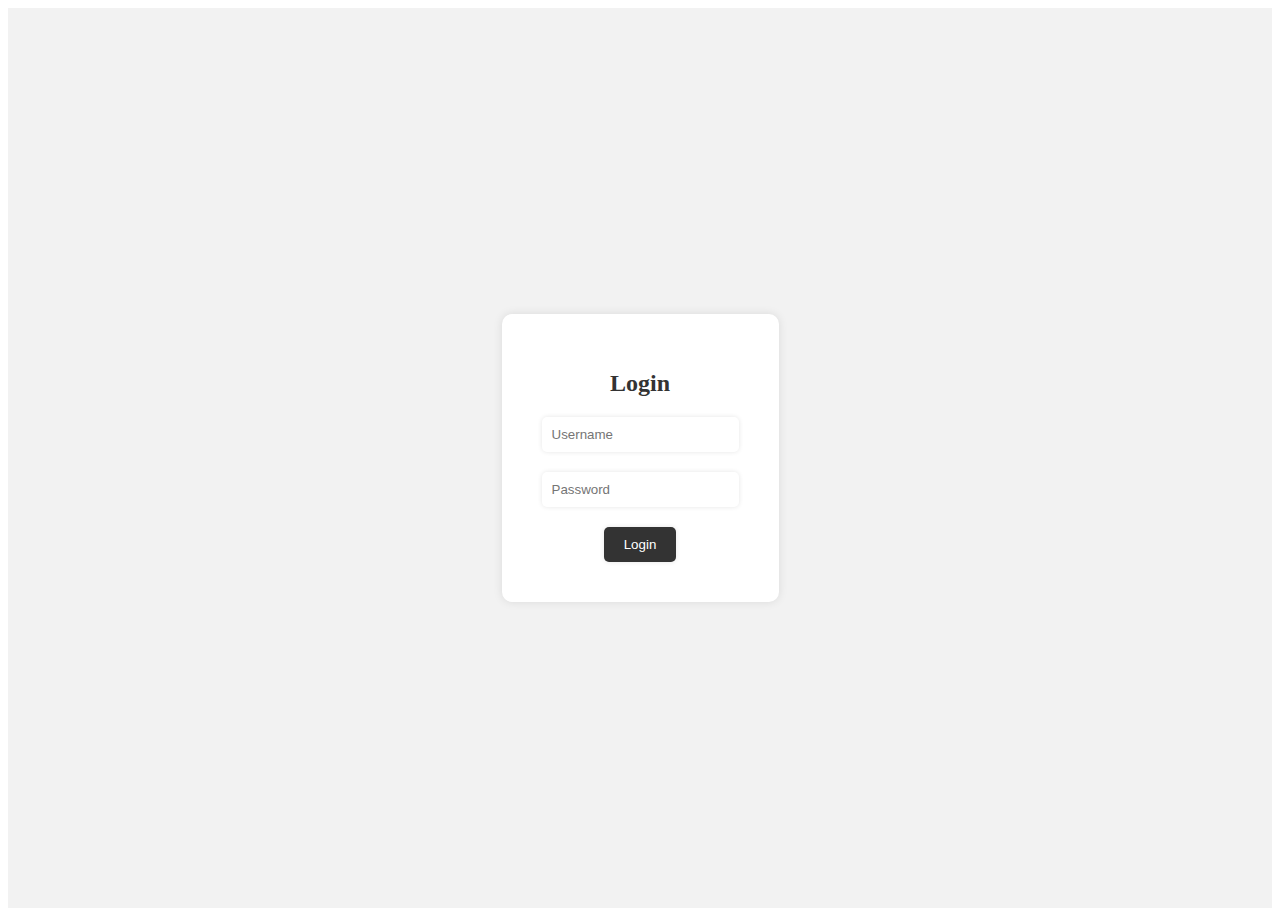
<file: TryThelon/index.html>
<!DOCTYPE html>
<html>
<head>
    <title>Animated Login Page</title>
    <link rel="stylesheet" type="text/css" href="style.css">
</head>
<body>
    <div class="login-container">
        <form>
            <h1>Login</h1>
            <input type="text" placeholder="Username">
            <input type="password" placeholder="Password">
            <button type="submit">Login</button>
        </form>
    </div>
</body>
</html>
</file>
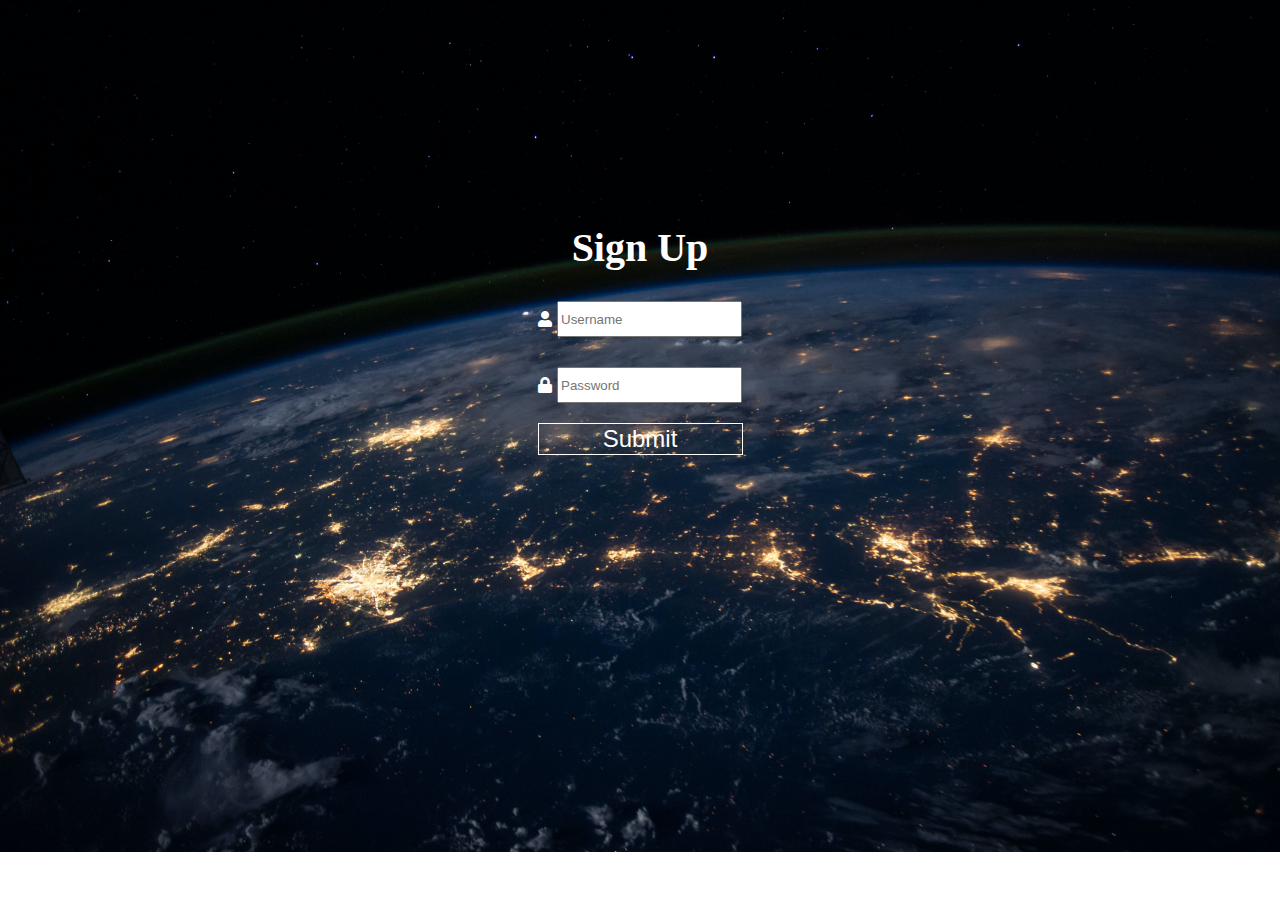
<file: sign-up/signup.html>
<!DOCTYPE html>
<html lang="en">
<head>
    <meta charset="UTF-8">
    <meta name="viewport" content="width=device-width, initial-scale=1.0">
    <title>Sign Up</title>
    <style type="text/css">
        @import "https://use.fontawesome.com/releases/v5.5.0/css/all.css";
        body{
            background: url("./image-1.jpg") no-repeat;
            background-size: cover;
        }
        .sign-up-box{
        
        }
        .sign-up{
            display: flex;
            flex-direction: column;

            /* border: 0.1px solid white; */
            margin: 15% 45%;
            width: 245px;
            height: 185px;
        }
        h1{
            font-size: 40px;
            color: white;
            text-align: center;
            margin-bottom: 30px;
        }
        .sign-up-box{
            display: flex;
            flex-direction: column;
            gap: 30px;
            align-items: center;
        }
        .box{
            display: flex;
            gap: 5px;

        }
        .box input{
            font-style: 18px;
            height: 30px;
        }
        .fas{
            color: white;
            padding-top: 10px;
        }
        .btn{
            margin: 20px;
            border: 1px solid white;
            background-color: transparent;
            color: white;
            font-size: 24px;
            cursor: pointer;
        }
        .btn:hover{
            background-color: rgb(222, 221, 221);
            color: black;
        }
    </style>
</head>
<body>
    <div class="sign-up-box">
        <div class="sign-up">
            <h1>Sign Up</h1>
            <div class="sign-up-box">
            <div class="box">
                <i class="fas fa-user"></i>
                <input type="text" placeholder="Username" required autocomplete="name">
              </div>
            
              <div class="box">
                <i class="fas fa-lock"></i>
                <input type="password" placeholder="Password" required>
              </div>
             </div>
             <button class="btn" type="submit">
                Submit
             </button>
        </div>
    </div>
</body>
</html>
</file>
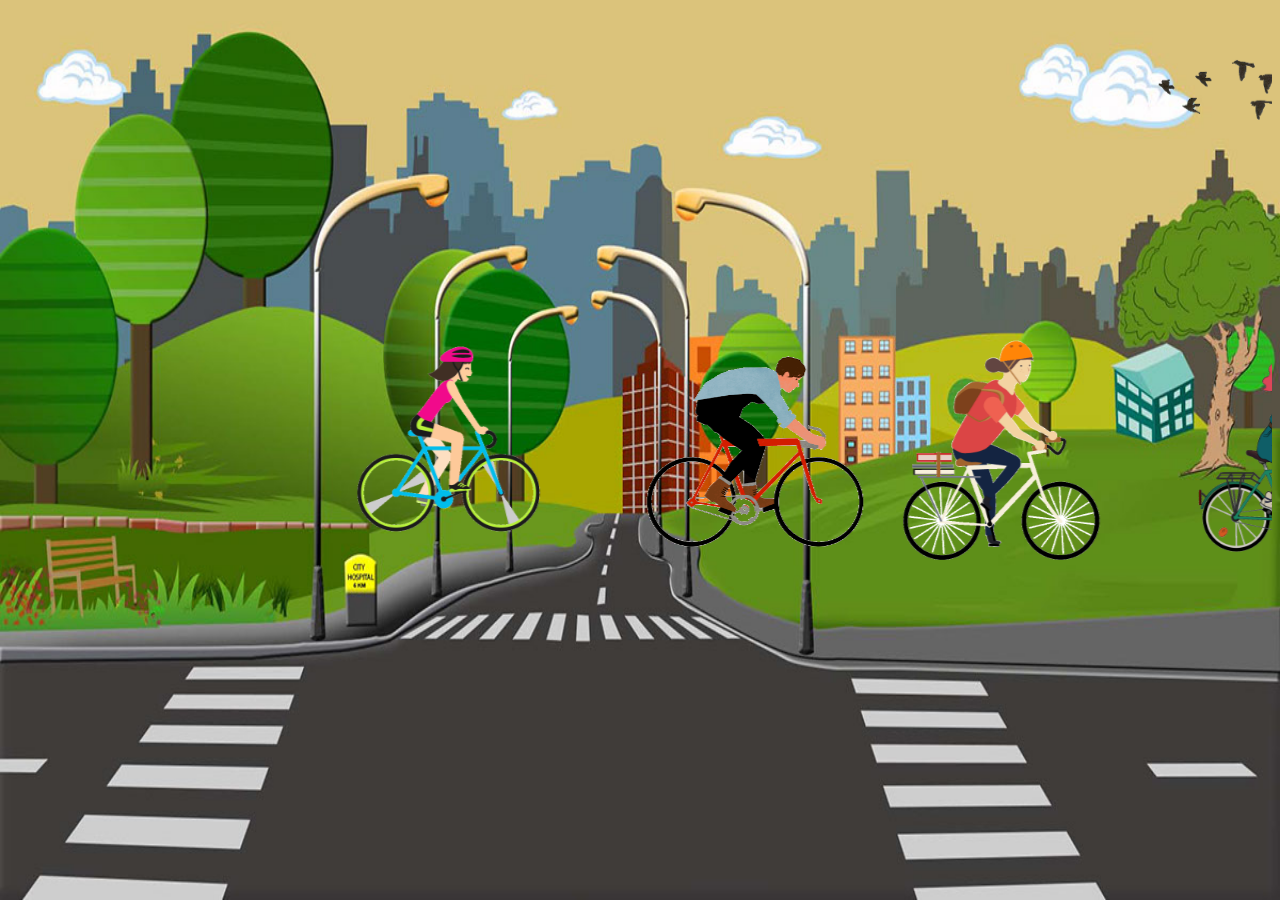
<file: HTML-Animation-main/HTML-Animation-main/Animation.html>
<html>
<head><title>Animation</title>
<style>
body{
	background-repeat: no-repeat;
	background-size: 100% 100%;
	background-attachment: fixed;
}
</style>
</head>

<body background="bg.jpg">
<marquee scrollamount="16">
<img src="birds.gif" width="16%"/>
</marquee>

<br><br><br><br><br><br><br>

<marquee direction="right" scrollamount="35">
<img src="1.gif" width="26%"/>
<img src="2.gif" width="22%"/>
<img src="3.gif" width="16%"/>
<img src="4.gif" width="30%"/>
</marquee>
</body>

</html>
</file>
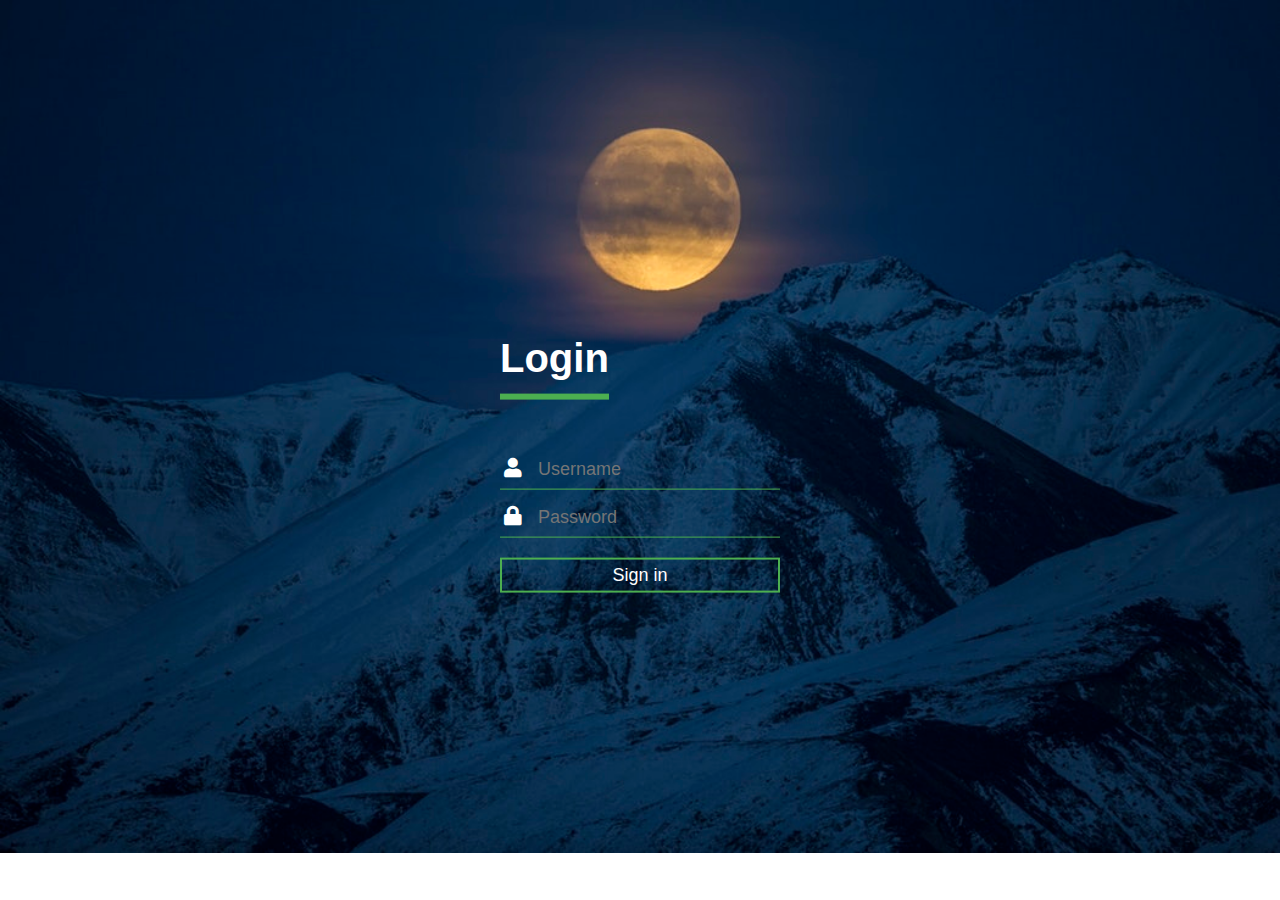
<file: Login-Page--main/Login-Page--main/login.html>
<!DOCTYPE html>
<html>
<head>
  <title></title>
  <style type="text/css">
    @import "https://use.fontawesome.com/releases/v5.5.0/css/all.css";
body{
  margin: 0;
  padding: 0;
  font-family: sans-serif;
  background: url(bg.jpg) no-repeat;
  background-size: cover;
}
.login-box{
  width: 280px;
  position: absolute;
  top: 50%;
  left: 50%;
  transform: translate(-50%,-50%);
  color: white;
}
.login-box h1{
  float: left;
  font-size: 40px;
  border-bottom: 6px solid #4caf50;
  margin-bottom: 50px;
  padding: 13px 0;
}
.textbox{
  width: 100%;
  overflow: hidden;
  font-size: 20px;
  padding: 8px 0;
  margin: 8px 0;
  border-bottom: 1px solid #4caf50;
}
.textbox i{
  width: 26px;
  float: left;
  text-align: center;
}
.textbox input{
  border: none;
  outline: none;
  background: none;
  color: white;
  font-size: 18px;
  width: 80%;
  float: left;
  margin: 0 10px;
}
.btn{
  width: 100%;
  background: none;
  border: 2px solid #4caf50;
  color: white;
  padding: 5px;
  font-size: 18px;
  cursor: pointer;
  margin: 12px 0;
}
  </style>
</head>
<body>
<div class="login-box">
  <h1>Login</h1>
  <div class="textbox">
    <i class="fas fa-user"></i>
    <input type="text" placeholder="Username">
  </div>

  <div class="textbox">
    <i class="fas fa-lock"></i>
    <input type="password" placeholder="Password">
  </div>

  <input type="button" class="btn" value="Sign in">
</div>
</body>
</html>
</file>
<file: TryThelon/style.css>
.login-container {
    display: flex;
    justify-content: center;
    align-items: center;
    height: 100vh;
    background-color: #f2f2f2;
}

form {
    display: flex;
    flex-direction: column;
    align-items: center;
    padding: 40px;
    background-color: #fff;
    box-shadow: 0px 0px 10px rgba(0, 0, 0, 0.1);
    border-radius: 10px;
}

h1 {
    margin-bottom: 20px;
    font-size: 24px;
    font-weight: bold;
    color: #333;
}

input {
    margin-bottom: 20px;
    padding: 10px;
    border: none;
    border-radius: 5px;
    box-shadow: 0px 0px 5px rgba(0, 0, 0, 0.1);
}

button {
    padding: 10px 20px;
    background-color: #333;
    color: #fff;
    border: none;
    border-radius: 5px;
    box-shadow: 0px 0px 5px rgba(0, 0, 0, 0.1);
    cursor: pointer;
    transition: background-color 0.2s ease-in-out;
}

button:hover {
    background-color: #555;
}
</file>
